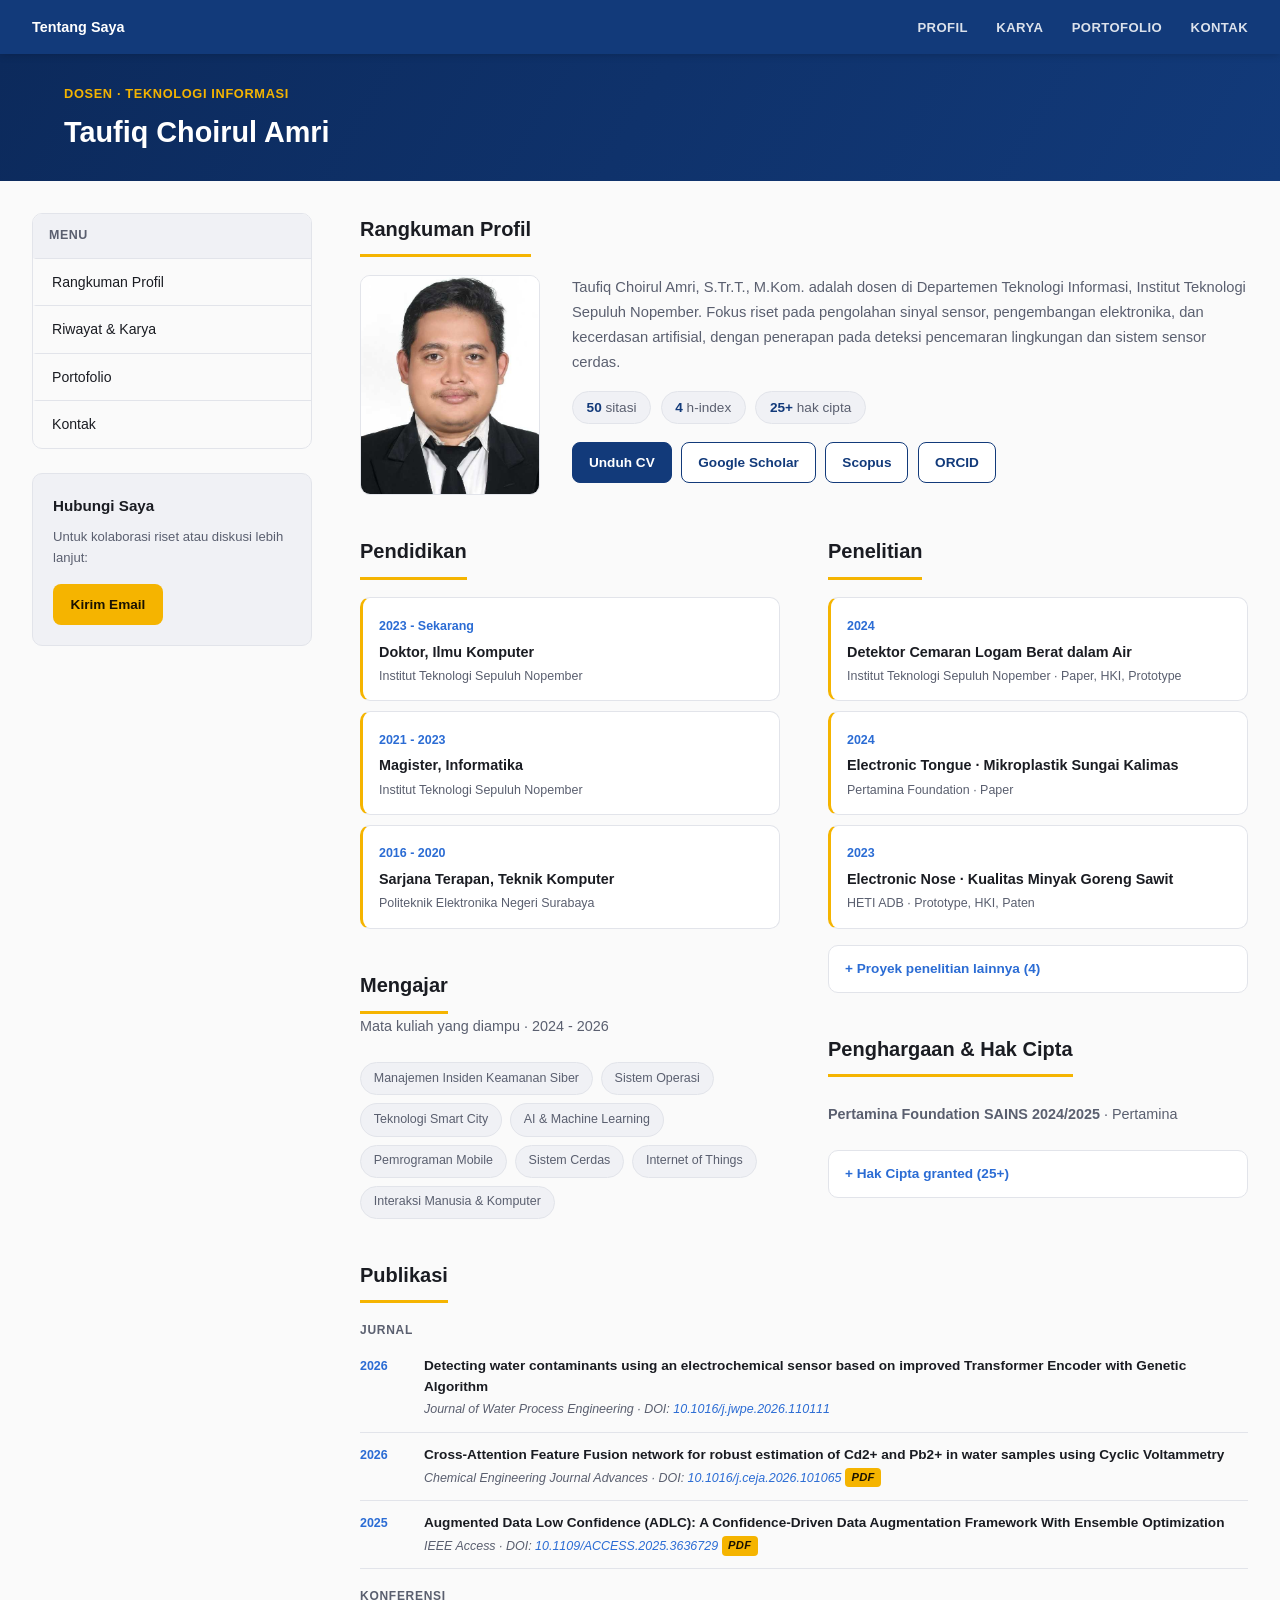
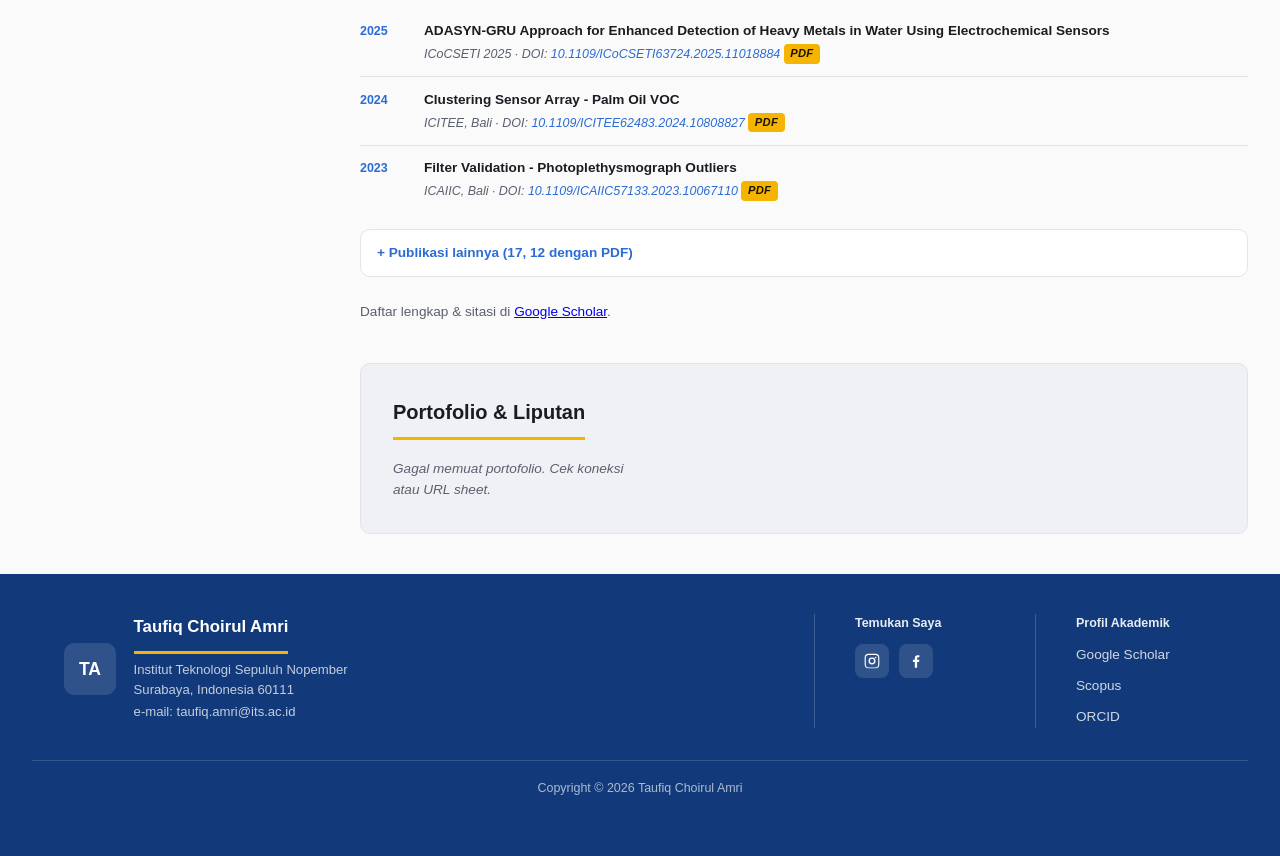
<file: index.html>
<!DOCTYPE html>
<html lang="id">
<head>
<meta charset="UTF-8">
<meta name="viewport" content="width=device-width, initial-scale=1.0">
<title>Taufiq Choirul Amri</title>
<link rel="icon" type="image/svg+xml" href="favicon.svg">
<link rel="stylesheet" href="style.css">
</head>
<body>

<nav class="topbar">
  <div class="topbar-inner">
    <div class="topbar-brand">Tentang Saya</div>
    <div class="topbar-links">
      <a href="#profile">Profil</a>
      <a href="#work">Karya</a>
      <a href="#portfolio">Portofolio</a>
      <a href="#contact">Kontak</a>
    </div>
  </div>
</nav>

<header class="hero-banner">
  <div class="hero-banner-inner">
    <span class="hero-eyebrow">Dosen &middot; Teknologi Informasi</span>
    <h1>Taufiq Choirul Amri</h1>
  </div>
</header>

<div class="page-layout">
  <aside class="sidebar">
    <nav class="sidebar-nav">
      <span class="sidebar-nav-title">Menu</span>
      <a href="#profile">Rangkuman Profil</a>
      <a href="#work">Riwayat &amp; Karya</a>
      <a href="#portfolio">Portofolio</a>
      <a href="#contact">Kontak</a>
    </nav>
    <div class="sidebar-help">
      <h3>Hubungi Saya</h3>
      <p>Untuk kolaborasi riset atau diskusi lebih lanjut:</p>
      <a href="mailto:taufiq.amri@its.ac.id" class="btn-yellow">Kirim Email</a>
    </div>
  </aside>

  <main class="content-area">

    <section id="profile" class="profile-summary">
      <h2>Rangkuman Profil</h2>
      <div class="profile-summary-grid">
        <img src="profil.jpg" alt="Foto Taufiq Choirul Amri" class="profile-portrait">
        <div class="profile-summary-text">
          <p>Taufiq Choirul Amri, S.Tr.T., M.Kom. adalah dosen di Departemen Teknologi Informasi, Institut Teknologi Sepuluh Nopember. Fokus riset pada pengolahan sinyal sensor, pengembangan elektronika, dan kecerdasan artifisial, dengan penerapan pada deteksi pencemaran lingkungan dan sistem sensor cerdas.</p>
          <div class="profile-stats-row">
            <span><strong>50</strong> sitasi</span>
            <span><strong>4</strong> h-index</span>
            <span><strong>25+</strong> hak cipta</span>
          </div>
          <div class="profile-buttons">
            <a href="cv.html" class="ig-btn ig-btn-primary">Unduh CV</a>
            <a href="https://scholar.google.com/citations?user=u_Vo0gsAAAAJ&hl=id&oi=ao" target="_blank" rel="noopener" class="ig-btn">Google Scholar</a>
            <a href="https://www.scopus.com/authid/detail.uri?authorId=58174741700" target="_blank" rel="noopener" class="ig-btn">Scopus</a>
            <a href="https://orcid.org/0009-0006-2474-6650" target="_blank" rel="noopener" class="ig-btn">ORCID</a>
          </div>
        </div>
      </div>
    </section>

    <section id="work">
      <div class="split">

        <div class="split-col">
          <h2>Pendidikan</h2>
          <div class="card-list-compact">
            <div class="card-sm">
              <span class="year">2023 - Sekarang</span>
              <h3>Doktor, Ilmu Komputer</h3>
              <p>Institut Teknologi Sepuluh Nopember</p>
            </div>
            <div class="card-sm">
              <span class="year">2021 - 2023</span>
              <h3>Magister, Informatika</h3>
              <p>Institut Teknologi Sepuluh Nopember</p>
            </div>
            <div class="card-sm">
              <span class="year">2016 - 2020</span>
              <h3>Sarjana Terapan, Teknik Komputer</h3>
              <p>Politeknik Elektronika Negeri Surabaya</p>
            </div>
          </div>

          <div class="block-gap">
            <h2>Mengajar</h2>
            <p class="section-note">Mata kuliah yang diampu &middot; 2024 - 2026</p>
            <div class="chip-grid-compact">
              <span class="chip-sm">Manajemen Insiden Keamanan Siber</span>
              <span class="chip-sm">Sistem Operasi</span>
              <span class="chip-sm">Teknologi Smart City</span>
              <span class="chip-sm">AI &amp; Machine Learning</span>
              <span class="chip-sm">Pemrograman Mobile</span>
              <span class="chip-sm">Sistem Cerdas</span>
              <span class="chip-sm">Internet of Things</span>
              <span class="chip-sm">Interaksi Manusia &amp; Komputer</span>
            </div>
          </div>

        </div>

        <div class="split-col">
          <h2>Penelitian</h2>
          <div class="card-list-compact">
            <div class="card-sm">
              <span class="year">2024</span>
              <h3>Detektor Cemaran Logam Berat dalam Air</h3>
              <p>Institut Teknologi Sepuluh Nopember &middot; Paper, HKI, Prototype</p>
            </div>
            <div class="card-sm">
              <span class="year">2024</span>
              <h3>Electronic Tongue &middot; Mikroplastik Sungai Kalimas</h3>
              <p>Pertamina Foundation &middot; Paper</p>
            </div>
            <div class="card-sm">
              <span class="year">2023</span>
              <h3>Electronic Nose &middot; Kualitas Minyak Goreng Sawit</h3>
              <p>HETI ADB &middot; Prototype, HKI, Paten</p>
            </div>
          </div>
          <details class="expand">
            <summary>Proyek penelitian lainnya (4)</summary>
            <div class="card-list-compact">
              <div class="card-sm"><span class="year">2024</span><h3>Plastic pollution &middot; seaweed farming Sulawesi</h3><p>PAIR &middot; Prototype, Paper</p></div>
              <div class="card-sm"><span class="year">2024</span><h3>Microfluidic sensor voltametri &middot; mikroplastik</h3><p>Ristekdikti &middot; Paper, HKI, Paten</p></div>
              <div class="card-sm"><span class="year">2023</span><h3>Pengukur Gula Darah (IGLUCO) &amp; Kolesterol (ICHOL)</h3><p>Institut Teknologi Sepuluh Nopember &middot; Prototype, HKI, Paten</p></div>
              <div class="card-sm"><span class="year">2022</span><h3>Electronic Nose IoT &middot; Deteksi Covid-19</h3><p>Ristekdikti &middot; HKI, Paper</p></div>
            </div>
          </details>

          <div class="block-gap">
            <h2>Penghargaan &amp; Hak Cipta</h2>
            <ul class="simple-list">
              <li><strong>Pertamina Foundation SAINS 2024/2025</strong> &middot; Pertamina</li>
            </ul>
            <details class="expand">
              <summary>Hak Cipta granted (25+)</summary>
              <ul class="simple-list">
                <li>Modul Electronic Tongue Signal Repository (2024)</li>
                <li>Modul Machine Learning Embeded Electronic Nose (2023)</li>
                <li>Modul Pengukuran Kadar Glukosa via Cahaya Jari Tangan (2022)</li>
                <li>Modul Sistem Akuisisi Data Cadmium Terlarut (2024)</li>
                <li>Video Promosi Alat Deteksi Logam Berat (2024)</li>
                <li>+20 hak cipta lainnya, status granted</li>
              </ul>
            </details>
          </div>
        </div>

      </div>

      <div class="block-gap">
        <h2>Publikasi</h2>
        <ul class="pub-list-compact" id="pub-list-utama">
          <li class="data-loading">Memuat data publikasi&hellip;</li>
        </ul>

        <details class="expand" id="pub-list-lainnya-wrap" style="display:none;">
          <summary id="pub-lainnya-summary">Publikasi lainnya</summary>
          <ul class="pub-list-compact" id="pub-list-lainnya"></ul>
        </details>
        <p class="section-footnote">Daftar lengkap &amp; sitasi di <a href="https://scholar.google.com/citations?user=u_Vo0gsAAAAJ&hl=id&oi=ao" target="_blank" rel="noopener">Google Scholar</a>.</p>
      </div>
    </section>

    <section id="portfolio" class="alt">
      <h2>Portofolio &amp; Liputan</h2>
      <div class="portfolio-grid" id="portfolio-grid">
        <p class="data-loading">Memuat portofolio&hellip;</p>
      </div>
    </section>

  </main>
</div>

<section id="contact" class="contact-band">
  <div class="contact-band-inner">
    <div class="contact-brand">
      <div class="contact-logo">TA</div>
      <div>
        <h2>Taufiq Choirul Amri</h2>
        <p>Institut Teknologi Sepuluh Nopember<br>Surabaya, Indonesia 60111</p>
        <p>e-mail: taufiq.amri@its.ac.id</p>
      </div>
    </div>

    <div class="contact-divider"></div>

    <div class="contact-group">
      <span class="contact-group-label">Temukan Saya</span>
      <div class="social-icons">
        <a href="https://instagram.com/taufiqch.a" target="_blank" rel="noopener" aria-label="Instagram">
          <svg viewBox="0 0 24 24" fill="currentColor"><path d="M12 2.2c3.2 0 3.6 0 4.85.07 3.25.15 4.77 1.69 4.92 4.92.06 1.25.07 1.63.07 4.81s-.01 3.56-.07 4.81c-.15 3.23-1.66 4.77-4.92 4.92-1.25.06-1.62.07-4.85.07s-3.6-.01-4.85-.07c-3.26-.15-4.77-1.7-4.92-4.92-.06-1.25-.07-1.63-.07-4.81s.01-3.56.07-4.81c.15-3.23 1.66-4.77 4.92-4.92C8.4 2.21 8.8 2.2 12 2.2zm0 1.8c-3.15 0-3.5.01-4.73.07-2.27.1-3.4 1.24-3.5 3.5-.06 1.23-.07 1.58-.07 4.73s.01 3.5.07 4.73c.1 2.26 1.23 3.4 3.5 3.5 1.23.06 1.58.07 4.73.07s3.5-.01 4.73-.07c2.27-.1 3.4-1.24 3.5-3.5.06-1.23.07-1.58.07-4.73s-.01-3.5-.07-4.73c-.1-2.26-1.23-3.4-3.5-3.5C15.5 4.01 15.15 4 12 4zm0 3.35a4.65 4.65 0 1 1 0 9.3 4.65 4.65 0 0 1 0-9.3zm0 1.8a2.85 2.85 0 1 0 0 5.7 2.85 2.85 0 0 0 0-5.7zm4.85-2.9a1.08 1.08 0 1 1 0 2.16 1.08 1.08 0 0 1 0-2.16z"/></svg>
        </a>
        <a href="https://www.facebook.com/taufiq32/" target="_blank" rel="noopener" aria-label="Facebook">
          <svg viewBox="0 0 24 24" fill="currentColor"><path d="M13.5 21v-7.6h2.55l.38-2.95h-2.93V8.55c0-.85.24-1.44 1.46-1.44h1.56V4.47C16.2 4.42 15.28 4.34 14.2 4.34c-2.24 0-3.77 1.37-3.77 3.88v2.16H7.87v2.95h2.56V21h3.07z"/></svg>
        </a>
      </div>
    </div>

    <div class="contact-divider"></div>

    <div class="contact-group">
      <span class="contact-group-label">Profil Akademik</span>
      <a href="https://scholar.google.com/citations?user=u_Vo0gsAAAAJ&hl=id&oi=ao" target="_blank" rel="noopener" class="contact-textlink">Google Scholar</a>
      <a href="https://www.scopus.com/authid/detail.uri?authorId=58174741700" target="_blank" rel="noopener" class="contact-textlink">Scopus</a>
      <a href="https://orcid.org/0009-0006-2474-6650" target="_blank" rel="noopener" class="contact-textlink">ORCID</a>
    </div>
  </div>

  <div class="contact-copyright">Copyright &copy; 2026 Taufiq Choirul Amri</div>
</section>

<script src="csv.js"></script>
<script src="sheets-config.js"></script>
<script src="data-loader.js"></script>

</body>
</html>
</file>
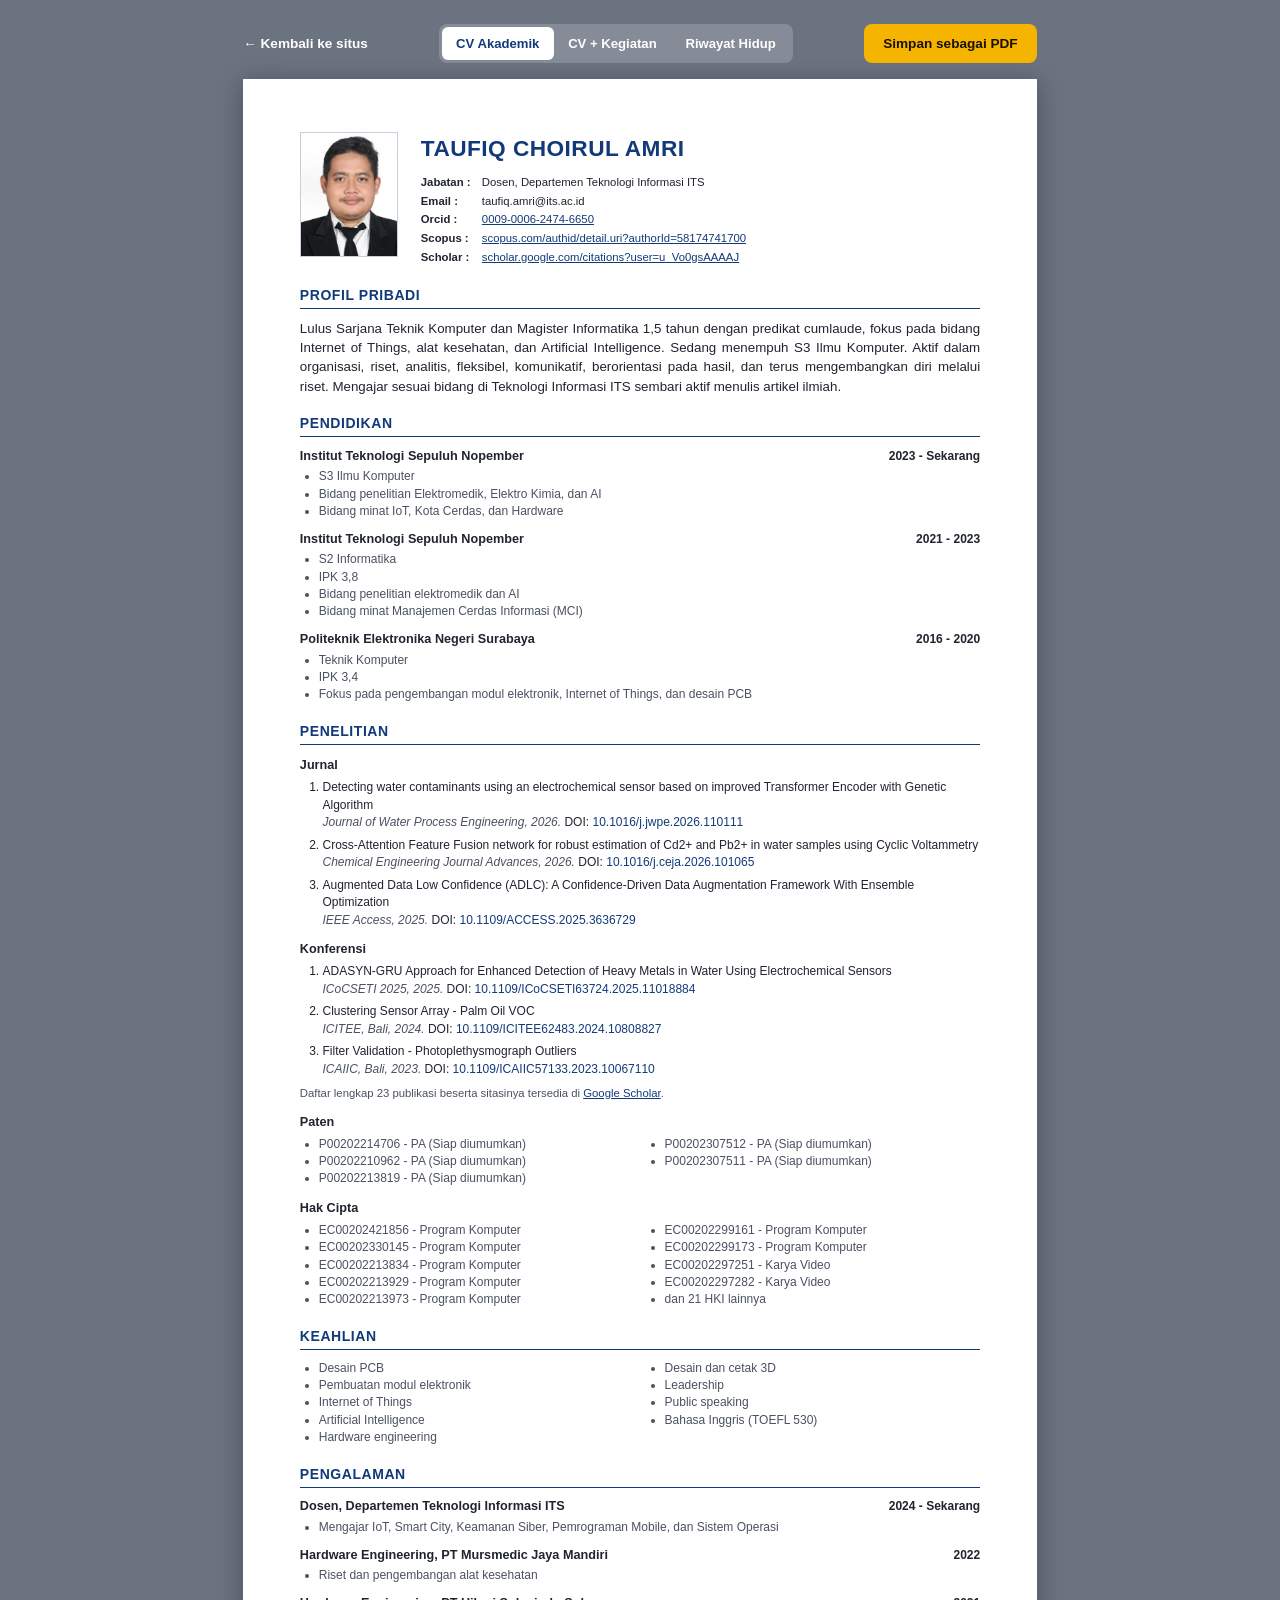
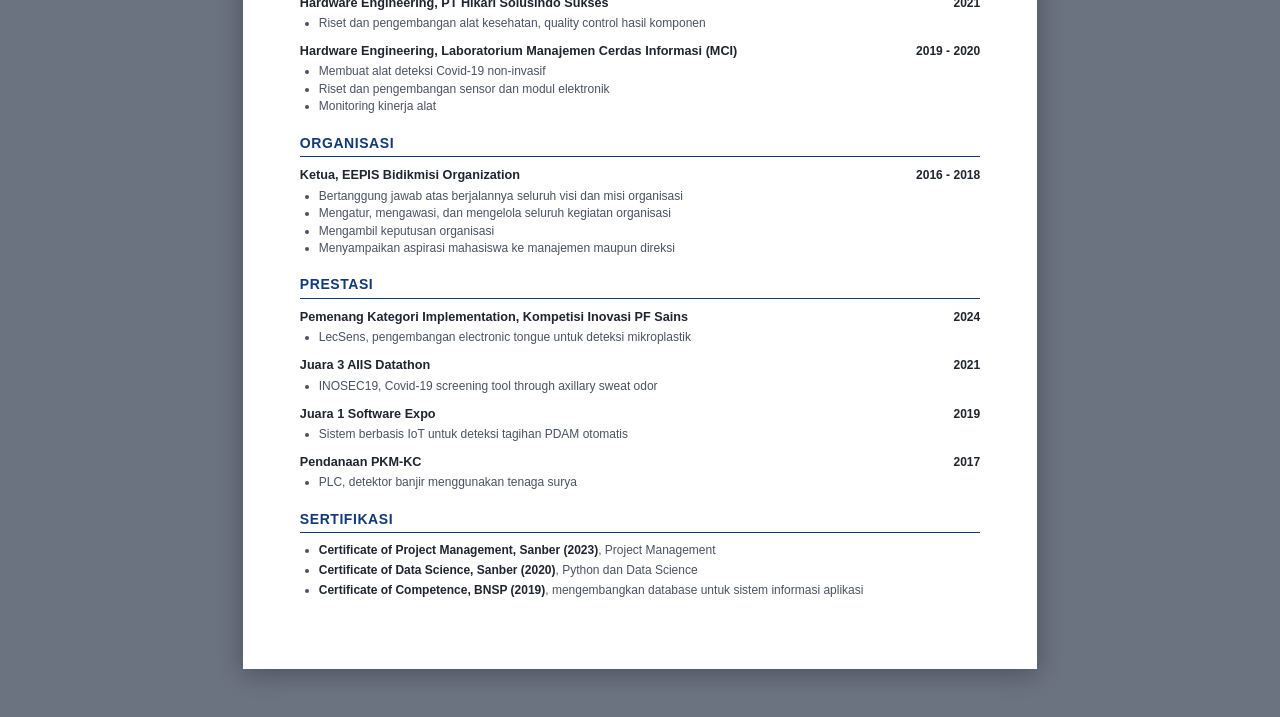
<file: cv.html>
<!DOCTYPE html>
<html lang="id">
<head>
<meta charset="UTF-8">
<meta name="viewport" content="width=device-width, initial-scale=1.0">
<title>CV - Taufiq Choirul Amri</title>
<link rel="icon" type="image/svg+xml" href="favicon.svg">
<link rel="stylesheet" href="cv.css">
</head>
<body>

<div class="toolbar">
  <a href="index.html" class="toolbar-back">&larr; Kembali ke situs</a>

  <div class="toolbar-variants" role="group" aria-label="Pilih versi CV">
    <button type="button" class="toolbar-variant" data-versi="akademik">CV Akademik</button>
    <button type="button" class="toolbar-variant" data-versi="kegiatan">CV + Kegiatan</button>
    <a href="riwayat-hidup.html" class="toolbar-variant">Riwayat Hidup</a>
  </div>

  <button type="button" id="btn-print" class="toolbar-print">Simpan sebagai PDF</button>
</div>

<div class="sheet">

  <header class="cv-head">
    <img src="profil.jpg" alt="Foto Taufiq Choirul Amri" class="cv-photo">
    <div class="cv-head-text">
      <h1>Taufiq Choirul Amri</h1>
      <table class="cv-contact">
        <tr><th>Jabatan</th><td>Dosen, Departemen Teknologi Informasi ITS</td></tr>
        <tr><th>Email</th><td>taufiq.amri@its.ac.id</td></tr>
        <tr><th>Orcid</th><td><a href="https://orcid.org/0009-0006-2474-6650">0009-0006-2474-6650</a></td></tr>
        <tr><th>Scopus</th><td><a href="https://www.scopus.com/authid/detail.uri?authorId=58174741700">scopus.com/authid/detail.uri?authorId=58174741700</a></td></tr>
        <tr><th>Scholar</th><td><a href="https://scholar.google.com/citations?user=u_Vo0gsAAAAJ&hl=id&oi=ao">scholar.google.com/citations?user=u_Vo0gsAAAAJ</a></td></tr>
      </table>
    </div>
  </header>

  <section class="cv-section">
    <h2>Profil Pribadi</h2>
    <p class="cv-lead">Lulus Sarjana Teknik Komputer dan Magister Informatika 1,5 tahun dengan predikat cumlaude, fokus pada bidang Internet of Things, alat kesehatan, dan Artificial Intelligence. Sedang menempuh S3 Ilmu Komputer. Aktif dalam organisasi, riset, analitis, fleksibel, komunikatif, berorientasi pada hasil, dan terus mengembangkan diri melalui riset. Mengajar sesuai bidang di Teknologi Informasi ITS sembari aktif menulis artikel ilmiah.</p>
  </section>

  <section class="cv-section">
    <h2>Pendidikan</h2>

    <div class="cv-entry">
      <div class="cv-entry-head">
        <h3>Institut Teknologi Sepuluh Nopember</h3>
        <span class="cv-when">2023 - Sekarang</span>
      </div>
      <ul>
        <li>S3 Ilmu Komputer</li>
        <li>Bidang penelitian Elektromedik, Elektro Kimia, dan AI</li>
        <li>Bidang minat IoT, Kota Cerdas, dan Hardware</li>
      </ul>
    </div>

    <div class="cv-entry">
      <div class="cv-entry-head">
        <h3>Institut Teknologi Sepuluh Nopember</h3>
        <span class="cv-when">2021 - 2023</span>
      </div>
      <ul>
        <li>S2 Informatika</li>
        <li>IPK 3,8</li>
        <li>Bidang penelitian elektromedik dan AI</li>
        <li>Bidang minat Manajemen Cerdas Informasi (MCI)</li>
      </ul>
    </div>

    <div class="cv-entry">
      <div class="cv-entry-head">
        <h3>Politeknik Elektronika Negeri Surabaya</h3>
        <span class="cv-when">2016 - 2020</span>
      </div>
      <ul>
        <li>Teknik Komputer</li>
        <li>IPK 3,4</li>
        <li>Fokus pada pengembangan modul elektronik, Internet of Things, dan desain PCB</li>
      </ul>
    </div>
  </section>

  <section class="cv-section">
    <h2>Penelitian</h2>

    <div id="cv-pub-groups">
      <p class="cv-loading">Memuat data publikasi&hellip;</p>
    </div>

    <h3 class="cv-subhead">Paten</h3>
    <ul class="cv-cols">
      <li>P00202214706 - PA (Siap diumumkan)</li>
      <li>P00202210962 - PA (Siap diumumkan)</li>
      <li>P00202213819 - PA (Siap diumumkan)</li>
      <li>P00202307512 - PA (Siap diumumkan)</li>
      <li>P00202307511 - PA (Siap diumumkan)</li>
    </ul>

    <h3 class="cv-subhead">Hak Cipta</h3>
    <ul class="cv-cols">
      <li>EC00202421856 - Program Komputer</li>
      <li>EC00202330145 - Program Komputer</li>
      <li>EC00202213834 - Program Komputer</li>
      <li>EC00202213929 - Program Komputer</li>
      <li>EC00202213973 - Program Komputer</li>
      <li>EC00202299161 - Program Komputer</li>
      <li>EC00202299173 - Program Komputer</li>
      <li>EC00202297251 - Karya Video</li>
      <li>EC00202297282 - Karya Video</li>
      <li>dan 21 HKI lainnya</li>
    </ul>
  </section>

  <section class="cv-section">
    <h2>Keahlian</h2>
    <ul class="cv-cols">
      <li>Desain PCB</li>
      <li>Pembuatan modul elektronik</li>
      <li>Internet of Things</li>
      <li>Artificial Intelligence</li>
      <li>Hardware engineering</li>
      <li>Desain dan cetak 3D</li>
      <li>Leadership</li>
      <li>Public speaking</li>
      <li>Bahasa Inggris (TOEFL 530)</li>
    </ul>
  </section>

  <section class="cv-section">
    <h2>Pengalaman</h2>

    <div class="cv-entry">
      <div class="cv-entry-head">
        <h3>Dosen, Departemen Teknologi Informasi ITS</h3>
        <span class="cv-when">2024 - Sekarang</span>
      </div>
      <ul>
        <li>Mengajar IoT, Smart City, Keamanan Siber, Pemrograman Mobile, dan Sistem Operasi</li>
      </ul>
    </div>

    <div class="cv-entry">
      <div class="cv-entry-head">
        <h3>Hardware Engineering, PT Mursmedic Jaya Mandiri</h3>
        <span class="cv-when">2022</span>
      </div>
      <ul>
        <li>Riset dan pengembangan alat kesehatan</li>
      </ul>
    </div>

    <div class="cv-entry">
      <div class="cv-entry-head">
        <h3>Hardware Engineering, PT Hikari Solusindo Sukses</h3>
        <span class="cv-when">2021</span>
      </div>
      <ul>
        <li>Riset dan pengembangan alat kesehatan, quality control hasil komponen</li>
      </ul>
    </div>

    <div class="cv-entry">
      <div class="cv-entry-head">
        <h3>Hardware Engineering, Laboratorium Manajemen Cerdas Informasi (MCI)</h3>
        <span class="cv-when">2019 - 2020</span>
      </div>
      <ul>
        <li>Membuat alat deteksi Covid-19 non-invasif</li>
        <li>Riset dan pengembangan sensor dan modul elektronik</li>
        <li>Monitoring kinerja alat</li>
      </ul>
    </div>
  </section>

  <section class="cv-section">
    <h2>Organisasi</h2>
    <div class="cv-entry">
      <div class="cv-entry-head">
        <h3>Ketua, EEPIS Bidikmisi Organization</h3>
        <span class="cv-when">2016 - 2018</span>
      </div>
      <ul>
        <li>Bertanggung jawab atas berjalannya seluruh visi dan misi organisasi</li>
        <li>Mengatur, mengawasi, dan mengelola seluruh kegiatan organisasi</li>
        <li>Mengambil keputusan organisasi</li>
        <li>Menyampaikan aspirasi mahasiswa ke manajemen maupun direksi</li>
      </ul>
    </div>
  </section>

  <section class="cv-section">
    <h2>Prestasi</h2>

    <div class="cv-entry">
      <div class="cv-entry-head">
        <h3>Pemenang Kategori Implementation, Kompetisi Inovasi PF Sains</h3>
        <span class="cv-when">2024</span>
      </div>
      <ul>
        <li>LecSens, pengembangan electronic tongue untuk deteksi mikroplastik</li>
      </ul>
    </div>

    <div class="cv-entry">
      <div class="cv-entry-head">
        <h3>Juara 3 AIIS Datathon</h3>
        <span class="cv-when">2021</span>
      </div>
      <ul>
        <li>INOSEC19, Covid-19 screening tool through axillary sweat odor</li>
      </ul>
    </div>

    <div class="cv-entry">
      <div class="cv-entry-head">
        <h3>Juara 1 Software Expo</h3>
        <span class="cv-when">2019</span>
      </div>
      <ul>
        <li>Sistem berbasis IoT untuk deteksi tagihan PDAM otomatis</li>
      </ul>
    </div>

    <div class="cv-entry">
      <div class="cv-entry-head">
        <h3>Pendanaan PKM-KC</h3>
        <span class="cv-when">2017</span>
      </div>
      <ul>
        <li>PLC, detektor banjir menggunakan tenaga surya</li>
      </ul>
    </div>
  </section>

  <section class="cv-section">
    <h2>Sertifikasi</h2>
    <ul class="cv-flat">
      <li><strong>Certificate of Project Management, Sanber (2023)</strong>, Project Management</li>
      <li><strong>Certificate of Data Science, Sanber (2020)</strong>, Python dan Data Science</li>
      <li><strong>Certificate of Competence, BNSP (2019)</strong>, mengembangkan database untuk sistem informasi aplikasi</li>
    </ul>
  </section>

  <section class="cv-section cv-only-kegiatan" id="cv-kegiatan">
    <h2>Kegiatan</h2>

    <div id="cv-kegiatan-list">
      <p class="cv-loading">Memuat data kegiatan&hellip;</p>
    </div>
  </section>

</div>

<script src="csv.js"></script>
<script src="sheets-config.js"></script>
<script src="cv-loader.js"></script>

</body>
</html>
</file>
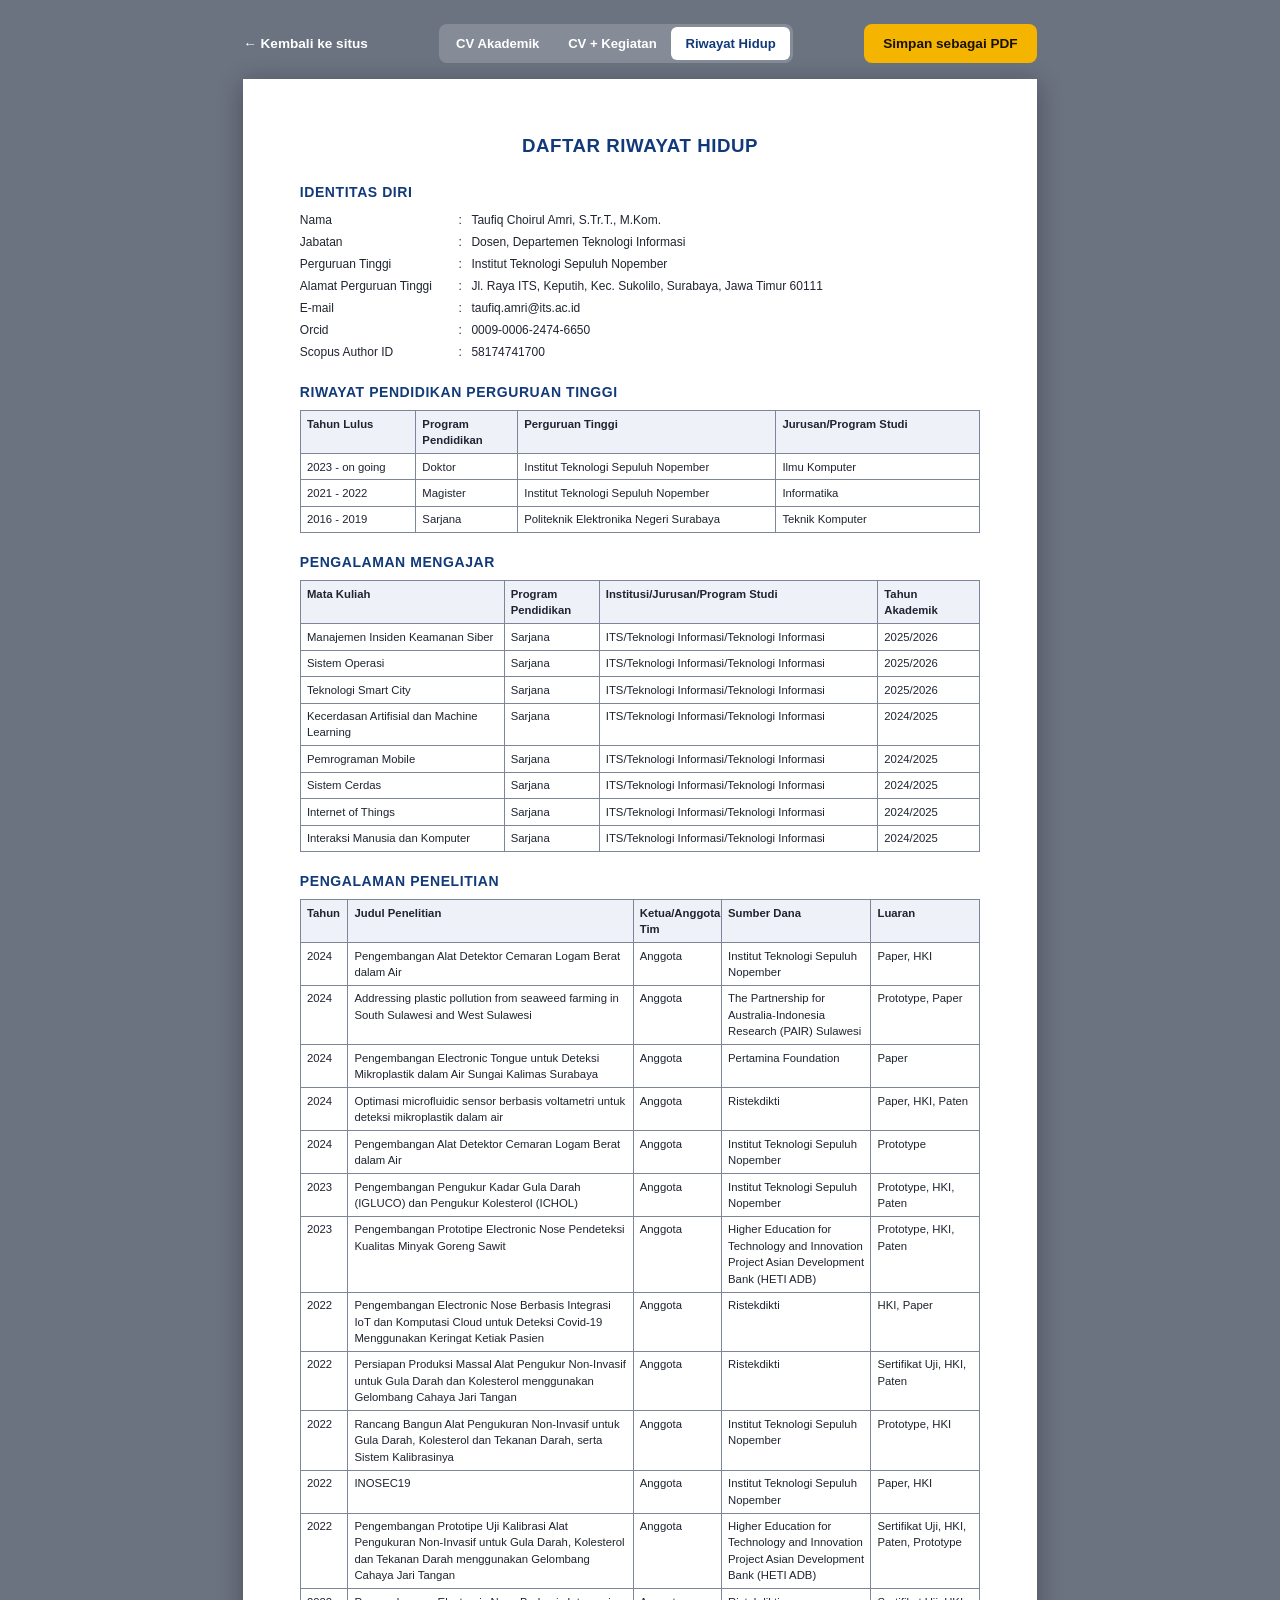
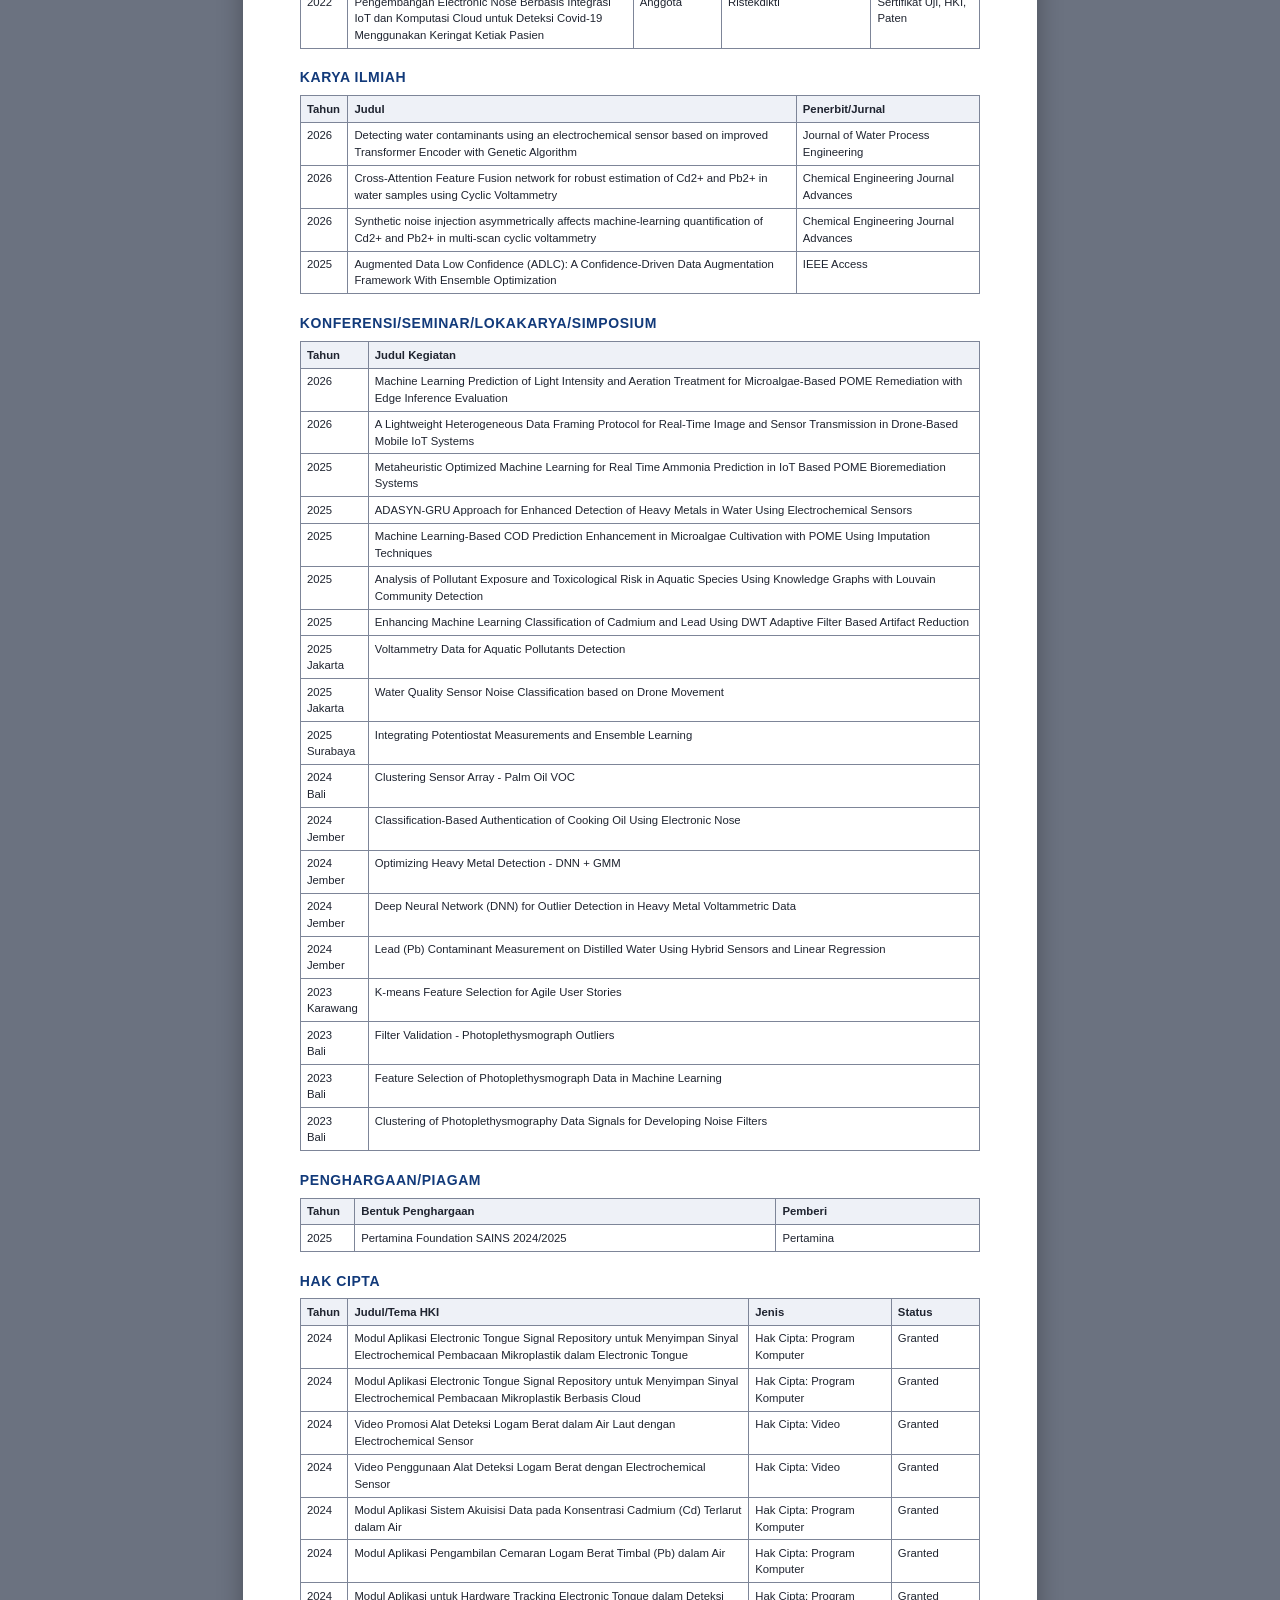
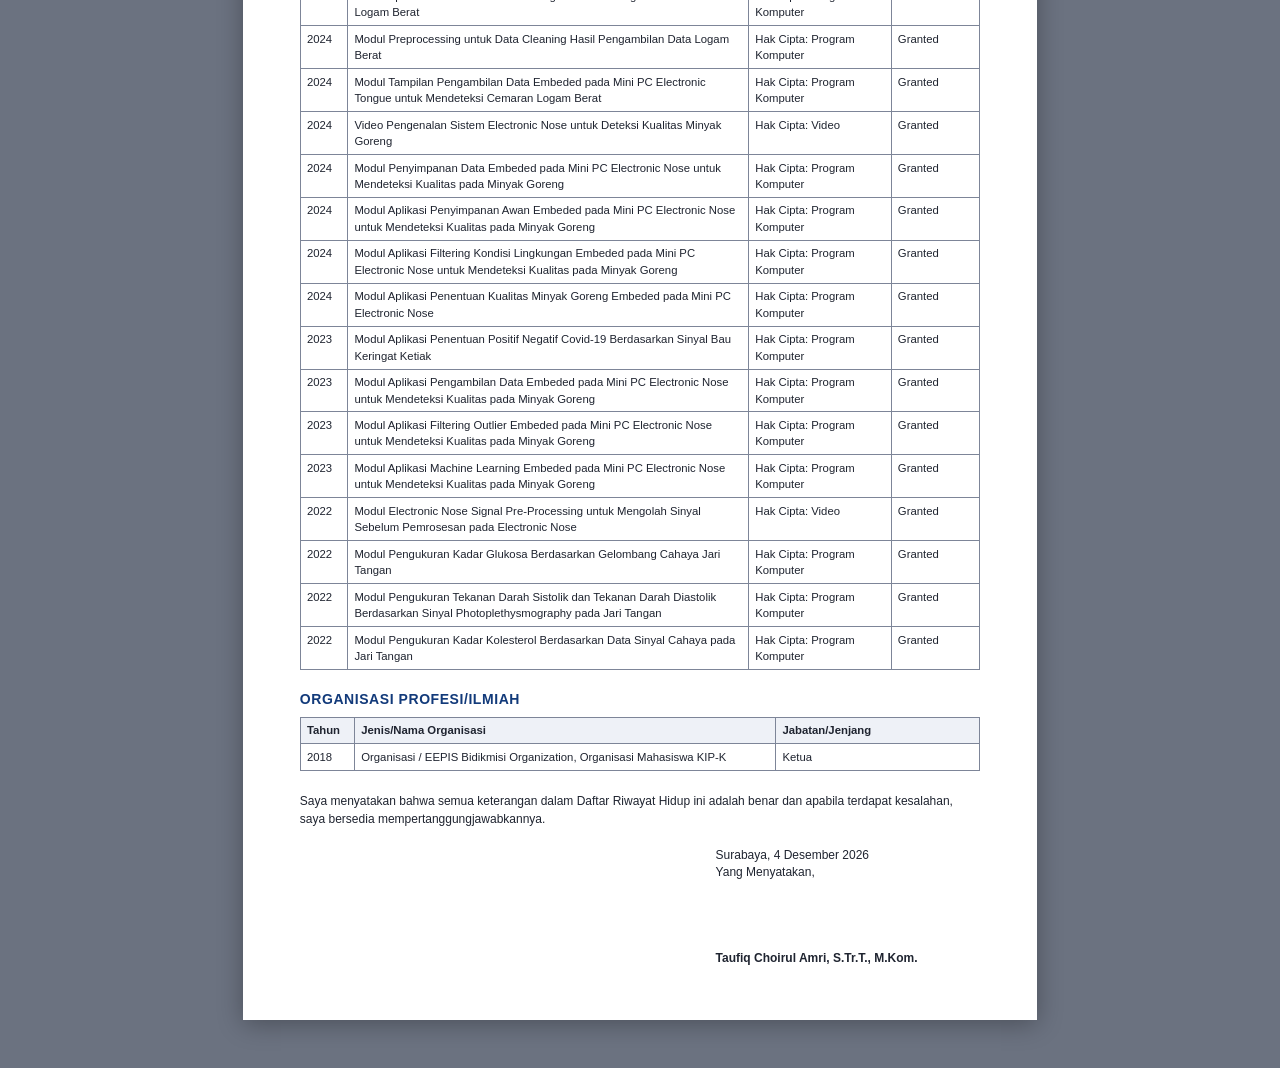
<file: riwayat-hidup.html>
<!DOCTYPE html>
<html lang="id">
<head>
<meta charset="UTF-8">
<meta name="viewport" content="width=device-width, initial-scale=1.0">
<title>Daftar Riwayat Hidup - Taufiq Choirul Amri</title>
<link rel="icon" type="image/svg+xml" href="favicon.svg">
<link rel="stylesheet" href="cv.css">
</head>
<body class="halaman-rh">

<div class="toolbar">
  <a href="index.html" class="toolbar-back">&larr; Kembali ke situs</a>

  <div class="toolbar-variants" role="group" aria-label="Pilih versi CV">
    <a href="cv.html?versi=akademik" class="toolbar-variant">CV Akademik</a>
    <a href="cv.html?versi=kegiatan" class="toolbar-variant">CV + Kegiatan</a>
    <a href="riwayat-hidup.html" class="toolbar-variant" aria-pressed="true">Riwayat Hidup</a>
  </div>

  <button type="button" id="btn-print" class="toolbar-print">Simpan sebagai PDF</button>
</div>

<div class="sheet">

  <h1 class="rh-title">Daftar Riwayat Hidup</h1>

  <section class="rh-section">
    <h2>Identitas Diri</h2>
    <table class="rh-identitas">
      <tr><th>Nama</th><td class="rh-titik">:</td><td>Taufiq Choirul Amri, S.Tr.T., M.Kom.</td></tr>
      <tr><th>Jabatan</th><td class="rh-titik">:</td><td>Dosen, Departemen Teknologi Informasi</td></tr>
      <tr><th>Perguruan Tinggi</th><td class="rh-titik">:</td><td>Institut Teknologi Sepuluh Nopember</td></tr>
      <tr><th>Alamat Perguruan Tinggi</th><td class="rh-titik">:</td><td>Jl. Raya ITS, Keputih, Kec. Sukolilo, Surabaya, Jawa Timur 60111</td></tr>
      <tr><th>E-mail</th><td class="rh-titik">:</td><td>taufiq.amri@its.ac.id</td></tr>
      <tr><th>Orcid</th><td class="rh-titik">:</td><td>0009-0006-2474-6650</td></tr>
      <tr><th>Scopus Author ID</th><td class="rh-titik">:</td><td>58174741700</td></tr>
    </table>
  </section>

  <section class="rh-section">
    <h2>Riwayat Pendidikan Perguruan Tinggi</h2>
    <table class="rh-table rh-t-pendidikan">
      <thead>
        <tr><th>Tahun Lulus</th><th>Program Pendidikan</th><th>Perguruan Tinggi</th><th>Jurusan/Program Studi</th></tr>
      </thead>
      <tbody>
        <tr><td>2023 - on going</td><td>Doktor</td><td>Institut Teknologi Sepuluh Nopember</td><td>Ilmu Komputer</td></tr>
        <tr><td>2021 - 2022</td><td>Magister</td><td>Institut Teknologi Sepuluh Nopember</td><td>Informatika</td></tr>
        <tr><td>2016 - 2019</td><td>Sarjana</td><td>Politeknik Elektronika Negeri Surabaya</td><td>Teknik Komputer</td></tr>
      </tbody>
    </table>
  </section>

  <section class="rh-section">
    <h2>Pengalaman Mengajar</h2>
    <table class="rh-table rh-t-mengajar">
      <thead>
        <tr><th>Mata Kuliah</th><th>Program Pendidikan</th><th>Institusi/Jurusan/Program Studi</th><th>Tahun Akademik</th></tr>
      </thead>
      <tbody>
        <tr><td>Manajemen Insiden Keamanan Siber</td><td>Sarjana</td><td>ITS/Teknologi Informasi/Teknologi Informasi</td><td>2025/2026</td></tr>
        <tr><td>Sistem Operasi</td><td>Sarjana</td><td>ITS/Teknologi Informasi/Teknologi Informasi</td><td>2025/2026</td></tr>
        <tr><td>Teknologi Smart City</td><td>Sarjana</td><td>ITS/Teknologi Informasi/Teknologi Informasi</td><td>2025/2026</td></tr>
        <tr><td>Kecerdasan Artifisial dan Machine Learning</td><td>Sarjana</td><td>ITS/Teknologi Informasi/Teknologi Informasi</td><td>2024/2025</td></tr>
        <tr><td>Pemrograman Mobile</td><td>Sarjana</td><td>ITS/Teknologi Informasi/Teknologi Informasi</td><td>2024/2025</td></tr>
        <tr><td>Sistem Cerdas</td><td>Sarjana</td><td>ITS/Teknologi Informasi/Teknologi Informasi</td><td>2024/2025</td></tr>
        <tr><td>Internet of Things</td><td>Sarjana</td><td>ITS/Teknologi Informasi/Teknologi Informasi</td><td>2024/2025</td></tr>
        <tr><td>Interaksi Manusia dan Komputer</td><td>Sarjana</td><td>ITS/Teknologi Informasi/Teknologi Informasi</td><td>2024/2025</td></tr>
      </tbody>
    </table>
  </section>

  <section class="rh-section">
    <h2>Pengalaman Penelitian</h2>
    <table class="rh-table rh-t-penelitian">
      <thead>
        <tr><th>Tahun</th><th>Judul Penelitian</th><th>Ketua/Anggota Tim</th><th>Sumber Dana</th><th>Luaran</th></tr>
      </thead>
      <tbody>
        <tr><td>2024</td><td>Pengembangan Alat Detektor Cemaran Logam Berat dalam Air</td><td>Anggota</td><td>Institut Teknologi Sepuluh Nopember</td><td>Paper, HKI</td></tr>
        <tr><td>2024</td><td>Addressing plastic pollution from seaweed farming in South Sulawesi and West Sulawesi</td><td>Anggota</td><td>The Partnership for Australia-Indonesia Research (PAIR) Sulawesi</td><td>Prototype, Paper</td></tr>
        <tr><td>2024</td><td>Pengembangan Electronic Tongue untuk Deteksi Mikroplastik dalam Air Sungai Kalimas Surabaya</td><td>Anggota</td><td>Pertamina Foundation</td><td>Paper</td></tr>
        <tr><td>2024</td><td>Optimasi microfluidic sensor berbasis voltametri untuk deteksi mikroplastik dalam air</td><td>Anggota</td><td>Ristekdikti</td><td>Paper, HKI, Paten</td></tr>
        <tr><td>2024</td><td>Pengembangan Alat Detektor Cemaran Logam Berat dalam Air</td><td>Anggota</td><td>Institut Teknologi Sepuluh Nopember</td><td>Prototype</td></tr>
        <tr><td>2023</td><td>Pengembangan Pengukur Kadar Gula Darah (IGLUCO) dan Pengukur Kolesterol (ICHOL)</td><td>Anggota</td><td>Institut Teknologi Sepuluh Nopember</td><td>Prototype, HKI, Paten</td></tr>
        <tr><td>2023</td><td>Pengembangan Prototipe Electronic Nose Pendeteksi Kualitas Minyak Goreng Sawit</td><td>Anggota</td><td>Higher Education for Technology and Innovation Project Asian Development Bank (HETI ADB)</td><td>Prototype, HKI, Paten</td></tr>
        <tr><td>2022</td><td>Pengembangan Electronic Nose Berbasis Integrasi IoT dan Komputasi Cloud untuk Deteksi Covid-19 Menggunakan Keringat Ketiak Pasien</td><td>Anggota</td><td>Ristekdikti</td><td>HKI, Paper</td></tr>
        <tr><td>2022</td><td>Persiapan Produksi Massal Alat Pengukur Non-Invasif untuk Gula Darah dan Kolesterol menggunakan Gelombang Cahaya Jari Tangan</td><td>Anggota</td><td>Ristekdikti</td><td>Sertifikat Uji, HKI, Paten</td></tr>
        <tr><td>2022</td><td>Rancang Bangun Alat Pengukuran Non-Invasif untuk Gula Darah, Kolesterol dan Tekanan Darah, serta Sistem Kalibrasinya</td><td>Anggota</td><td>Institut Teknologi Sepuluh Nopember</td><td>Prototype, HKI</td></tr>
        <tr><td>2022</td><td>INOSEC19</td><td>Anggota</td><td>Institut Teknologi Sepuluh Nopember</td><td>Paper, HKI</td></tr>
        <tr><td>2022</td><td>Pengembangan Prototipe Uji Kalibrasi Alat Pengukuran Non-Invasif untuk Gula Darah, Kolesterol dan Tekanan Darah menggunakan Gelombang Cahaya Jari Tangan</td><td>Anggota</td><td>Higher Education for Technology and Innovation Project Asian Development Bank (HETI ADB)</td><td>Sertifikat Uji, HKI, Paten, Prototype</td></tr>
        <tr><td>2022</td><td>Pengembangan Electronic Nose Berbasis Integrasi IoT dan Komputasi Cloud untuk Deteksi Covid-19 Menggunakan Keringat Ketiak Pasien</td><td>Anggota</td><td>Ristekdikti</td><td>Sertifikat Uji, HKI, Paten</td></tr>
      </tbody>
    </table>
  </section>

  <section class="rh-section">
    <h2>Karya Ilmiah</h2>
    <table class="rh-table rh-t-jurnal">
      <thead>
        <tr><th>Tahun</th><th>Judul</th><th>Penerbit/Jurnal</th></tr>
      </thead>
      <tbody id="rh-jurnal">
        <tr><td colspan="3" class="cv-loading">Memuat data publikasi&hellip;</td></tr>
      </tbody>
    </table>
  </section>

  <section class="rh-section">
    <h2>Konferensi/Seminar/Lokakarya/Simposium</h2>
    <table class="rh-table rh-t-konferensi">
      <thead>
        <tr><th>Tahun</th><th>Judul Kegiatan</th></tr>
      </thead>
      <tbody id="rh-konferensi">
        <tr><td colspan="2" class="cv-loading">Memuat data konferensi&hellip;</td></tr>
      </tbody>
    </table>
  </section>

  <section class="rh-section">
    <h2>Penghargaan/Piagam</h2>
    <table class="rh-table rh-t-penghargaan">
      <thead>
        <tr><th>Tahun</th><th>Bentuk Penghargaan</th><th>Pemberi</th></tr>
      </thead>
      <tbody>
        <tr><td>2025</td><td>Pertamina Foundation SAINS 2024/2025</td><td>Pertamina</td></tr>
      </tbody>
    </table>
  </section>

  <section class="rh-section">
    <h2>Hak Cipta</h2>
    <table class="rh-table rh-t-hki">
      <thead>
        <tr><th>Tahun</th><th>Judul/Tema HKI</th><th>Jenis</th><th>Status</th></tr>
      </thead>
      <tbody>
        <tr><td>2024</td><td>Modul Aplikasi Electronic Tongue Signal Repository untuk Menyimpan Sinyal Electrochemical Pembacaan Mikroplastik dalam Electronic Tongue</td><td>Hak Cipta: Program Komputer</td><td>Granted</td></tr>
        <tr><td>2024</td><td>Modul Aplikasi Electronic Tongue Signal Repository untuk Menyimpan Sinyal Electrochemical Pembacaan Mikroplastik Berbasis Cloud</td><td>Hak Cipta: Program Komputer</td><td>Granted</td></tr>
        <tr><td>2024</td><td>Video Promosi Alat Deteksi Logam Berat dalam Air Laut dengan Electrochemical Sensor</td><td>Hak Cipta: Video</td><td>Granted</td></tr>
        <tr><td>2024</td><td>Video Penggunaan Alat Deteksi Logam Berat dengan Electrochemical Sensor</td><td>Hak Cipta: Video</td><td>Granted</td></tr>
        <tr><td>2024</td><td>Modul Aplikasi Sistem Akuisisi Data pada Konsentrasi Cadmium (Cd) Terlarut dalam Air</td><td>Hak Cipta: Program Komputer</td><td>Granted</td></tr>
        <tr><td>2024</td><td>Modul Aplikasi Pengambilan Cemaran Logam Berat Timbal (Pb) dalam Air</td><td>Hak Cipta: Program Komputer</td><td>Granted</td></tr>
        <tr><td>2024</td><td>Modul Aplikasi untuk Hardware Tracking Electronic Tongue dalam Deteksi Logam Berat</td><td>Hak Cipta: Program Komputer</td><td>Granted</td></tr>
        <tr><td>2024</td><td>Modul Preprocessing untuk Data Cleaning Hasil Pengambilan Data Logam Berat</td><td>Hak Cipta: Program Komputer</td><td>Granted</td></tr>
        <tr><td>2024</td><td>Modul Tampilan Pengambilan Data Embeded pada Mini PC Electronic Tongue untuk Mendeteksi Cemaran Logam Berat</td><td>Hak Cipta: Program Komputer</td><td>Granted</td></tr>
        <tr><td>2024</td><td>Video Pengenalan Sistem Electronic Nose untuk Deteksi Kualitas Minyak Goreng</td><td>Hak Cipta: Video</td><td>Granted</td></tr>
        <tr><td>2024</td><td>Modul Penyimpanan Data Embeded pada Mini PC Electronic Nose untuk Mendeteksi Kualitas pada Minyak Goreng</td><td>Hak Cipta: Program Komputer</td><td>Granted</td></tr>
        <tr><td>2024</td><td>Modul Aplikasi Penyimpanan Awan Embeded pada Mini PC Electronic Nose untuk Mendeteksi Kualitas pada Minyak Goreng</td><td>Hak Cipta: Program Komputer</td><td>Granted</td></tr>
        <tr><td>2024</td><td>Modul Aplikasi Filtering Kondisi Lingkungan Embeded pada Mini PC Electronic Nose untuk Mendeteksi Kualitas pada Minyak Goreng</td><td>Hak Cipta: Program Komputer</td><td>Granted</td></tr>
        <tr><td>2024</td><td>Modul Aplikasi Penentuan Kualitas Minyak Goreng Embeded pada Mini PC Electronic Nose</td><td>Hak Cipta: Program Komputer</td><td>Granted</td></tr>
        <tr><td>2023</td><td>Modul Aplikasi Penentuan Positif Negatif Covid-19 Berdasarkan Sinyal Bau Keringat Ketiak</td><td>Hak Cipta: Program Komputer</td><td>Granted</td></tr>
        <tr><td>2023</td><td>Modul Aplikasi Pengambilan Data Embeded pada Mini PC Electronic Nose untuk Mendeteksi Kualitas pada Minyak Goreng</td><td>Hak Cipta: Program Komputer</td><td>Granted</td></tr>
        <tr><td>2023</td><td>Modul Aplikasi Filtering Outlier Embeded pada Mini PC Electronic Nose untuk Mendeteksi Kualitas pada Minyak Goreng</td><td>Hak Cipta: Program Komputer</td><td>Granted</td></tr>
        <tr><td>2023</td><td>Modul Aplikasi Machine Learning Embeded pada Mini PC Electronic Nose untuk Mendeteksi Kualitas pada Minyak Goreng</td><td>Hak Cipta: Program Komputer</td><td>Granted</td></tr>
        <tr><td>2022</td><td>Modul Electronic Nose Signal Pre-Processing untuk Mengolah Sinyal Sebelum Pemrosesan pada Electronic Nose</td><td>Hak Cipta: Video</td><td>Granted</td></tr>
        <tr><td>2022</td><td>Modul Pengukuran Kadar Glukosa Berdasarkan Gelombang Cahaya Jari Tangan</td><td>Hak Cipta: Program Komputer</td><td>Granted</td></tr>
        <tr><td>2022</td><td>Modul Pengukuran Tekanan Darah Sistolik dan Tekanan Darah Diastolik Berdasarkan Sinyal Photoplethysmography pada Jari Tangan</td><td>Hak Cipta: Program Komputer</td><td>Granted</td></tr>
        <tr><td>2022</td><td>Modul Pengukuran Kadar Kolesterol Berdasarkan Data Sinyal Cahaya pada Jari Tangan</td><td>Hak Cipta: Program Komputer</td><td>Granted</td></tr>
      </tbody>
    </table>
  </section>

  <section class="rh-section">
    <h2>Organisasi Profesi/Ilmiah</h2>
    <table class="rh-table rh-t-organisasi">
      <thead>
        <tr><th>Tahun</th><th>Jenis/Nama Organisasi</th><th>Jabatan/Jenjang</th></tr>
      </thead>
      <tbody>
        <tr><td>2018</td><td>Organisasi / EEPIS Bidikmisi Organization, Organisasi Mahasiswa KIP-K</td><td>Ketua</td></tr>
      </tbody>
    </table>
  </section>

  <div class="rh-sign">
    <p class="rh-pernyataan">Saya menyatakan bahwa semua keterangan dalam Daftar Riwayat Hidup ini adalah benar dan apabila terdapat kesalahan, saya bersedia mempertanggungjawabkannya.</p>
    <div class="rh-sign-block">
      <p>Surabaya, <span id="rh-tanggal"></span></p>
      <p>Yang Menyatakan,</p>
      <p class="rh-sign-space">&nbsp;</p>
      <p class="rh-sign-name">Taufiq Choirul Amri, S.Tr.T., M.Kom.</p>
    </div>
  </div>

</div>

<script src="csv.js"></script>
<script src="sheets-config.js"></script>
<script src="rh-loader.js"></script>

</body>
</html>
</file>
<file: style.css>
:root {
  --bg: #0f1115;
  --bg-alt: #161922;
  --surface: #1b1f2a;
  --text: #e8eaf0;
  --text-dim: #9aa1b2;
  --accent: #6ea8fe;
  --accent-dim: #3d5a8a;
  --border: #2a2f3d;
  --radius: 10px;
  --max-width: 1400px;
  --navy: #123a7a;
  --navy-dark: #0c2a5c;
  --yellow: #f5b400;
}

@media (prefers-color-scheme: light) {
  :root {
    --bg: #fafafa;
    --bg-alt: #f0f1f5;
    --surface: #ffffff;
    --text: #1a1c22;
    --text-dim: #5a5f6f;
    --accent: #2b6cd4;
    --accent-dim: #dce6fa;
    --border: #e2e4ea;
  }
}

* { box-sizing: border-box; margin: 0; padding: 0; }

html { scroll-behavior: smooth; }

@media (prefers-reduced-motion: reduce) {
  html { scroll-behavior: auto; }
  * { transition: none !important; }
}

body {
  font-family: -apple-system, BlinkMacSystemFont, "Segoe UI", Roboto, sans-serif;
  background: var(--bg);
  color: var(--text);
  line-height: 1.6;
  overflow-x: hidden;
}

img { max-width: 100%; }

:focus-visible {
  outline: 2px solid var(--yellow);
  outline-offset: 2px;
  border-radius: 4px;
}

.topbar {
  position: sticky;
  top: 0;
  z-index: 10;
  background: var(--navy);
  box-shadow: 0 1px 8px rgba(0,0,0,0.18);
}

.topbar-inner {
  max-width: var(--max-width);
  margin: 0 auto;
  display: flex;
  justify-content: space-between;
  align-items: center;
  padding: 0.9rem 2rem;
  flex-wrap: wrap;
  gap: 0.5rem;
}

.topbar-brand {
  color: #fff;
  font-weight: 700;
  font-size: 0.9rem;
}

.topbar-links a {
  color: rgba(255,255,255,0.85);
  text-decoration: none;
  margin-left: 1.5rem;
  font-size: 0.82rem;
  font-weight: 600;
  text-transform: uppercase;
  letter-spacing: 0.03em;
  transition: color 0.15s ease;
}

.topbar-links a:hover { color: var(--yellow); }

.hero-banner {
  background: linear-gradient(120deg, var(--navy-dark), var(--navy));
  padding: 1.6rem 2rem;
}

.hero-banner-inner {
  max-width: var(--max-width);
  margin: 0 auto;
  padding: 0 2rem;
}

.hero-eyebrow {
  display: inline-block;
  color: var(--yellow);
  font-size: 0.8rem;
  font-weight: 700;
  text-transform: uppercase;
  letter-spacing: 0.05em;
  margin-bottom: 0.3rem;
}

.hero-banner h1 { color: #fff; font-size: 1.8rem; font-weight: 800; }

.page-layout {
  max-width: var(--max-width);
  margin: 0 auto;
  display: grid;
  grid-template-columns: 280px 1fr;
  gap: 3rem;
  align-items: start;
  padding: 0 2rem;
}

.sidebar {
  position: sticky;
  top: 4rem;
  padding: 2rem 0;
  display: flex;
  flex-direction: column;
  gap: 1.5rem;
}

.sidebar-nav {
  display: flex;
  flex-direction: column;
  border: 1px solid var(--border);
  border-radius: var(--radius);
  overflow: hidden;
}

.sidebar-nav-title {
  background: var(--bg-alt);
  padding: 0.75rem 1rem;
  font-size: 0.78rem;
  font-weight: 700;
  text-transform: uppercase;
  color: var(--text-dim);
  letter-spacing: 0.04em;
}

.sidebar-nav a {
  padding: 0.75rem 1rem;
  color: var(--text);
  text-decoration: none;
  font-size: 0.88rem;
  border-top: 1px solid var(--border);
  border-left: 3px solid transparent;
  transition: color 0.15s ease, background 0.15s ease, border-left-color 0.15s ease;
}

.sidebar-nav a:hover { border-left-color: var(--yellow); }

.sidebar-nav a:hover { color: var(--navy); background: var(--bg-alt); }

@media (prefers-color-scheme: dark) {
  .sidebar-nav a:hover { color: var(--yellow); }
}

.sidebar-help {
  background: var(--bg-alt);
  border: 1px solid var(--border);
  border-radius: var(--radius);
  padding: 1.25rem;
}

.sidebar-help h3 { font-size: 0.95rem; margin-bottom: 0.5rem; }
.sidebar-help p { font-size: 0.82rem; color: var(--text-dim); margin-bottom: 1rem; }

.btn-yellow {
  display: inline-block;
  background: var(--yellow);
  color: #1a1200;
  padding: 0.6rem 1.1rem;
  border-radius: 8px;
  text-decoration: none;
  font-weight: 700;
  font-size: 0.85rem;
  transition: filter 0.15s ease, transform 0.15s ease;
}

.btn-yellow:hover { filter: brightness(1.08); transform: translateY(-1px); }

.content-area { padding: 2rem 0 0; }
.content-area section { padding: 0 0 2.5rem; scroll-margin-top: 5rem; }
.content-area section.alt {
  background: var(--bg-alt);
  border: 1px solid var(--border);
  border-radius: var(--radius);
  margin: 0 0 2.5rem;
  padding: 2rem;
}

.profile-summary { padding-top: 0; }

.profile-summary-grid {
  display: flex;
  gap: 2rem;
  align-items: flex-start;
}

.profile-portrait {
  width: 180px;
  height: 220px;
  object-fit: cover;
  border-radius: var(--radius);
  flex-shrink: 0;
  border: 1px solid var(--border);
}

.profile-summary-text p { color: var(--text-dim); font-size: 0.92rem; line-height: 1.7; margin-bottom: 1rem; }

.profile-stats-row {
  display: flex;
  flex-wrap: wrap;
  gap: 0.6rem;
  font-size: 0.85rem;
  margin-bottom: 1.1rem;
}

.profile-stats-row span {
  background: var(--bg-alt);
  border: 1px solid var(--border);
  border-radius: 999px;
  padding: 0.3rem 0.85rem;
  color: var(--text-dim);
}

.profile-stats-row strong { color: var(--navy); }

@media (prefers-color-scheme: dark) {
  .profile-stats-row strong { color: var(--yellow); }
}

.profile-buttons {
  display: flex;
  gap: 0.6rem;
  flex-wrap: wrap;
}

.ig-btn {
  display: inline-block;
  text-align: center;
  padding: 0.55rem 1rem;
  border-radius: 8px;
  background: var(--surface);
  border: 1px solid var(--navy);
  color: var(--navy);
  text-decoration: none;
  font-size: 0.85rem;
  font-weight: 600;
  transition: background 0.15s ease, color 0.15s ease;
}

.ig-btn:hover { background: var(--navy); color: #fff; }

.ig-btn-primary { background: var(--navy); color: #fff; }
.ig-btn-primary:hover { background: var(--navy-dark); color: #fff; }

@media (prefers-color-scheme: dark) {
  .ig-btn { border-color: var(--yellow); color: var(--yellow); }
  .ig-btn:hover { background: var(--yellow); color: #1a1200; }
  .ig-btn-primary { background: var(--yellow); color: #1a1200; }
  .ig-btn-primary:hover { filter: brightness(1.08); background: var(--yellow); color: #1a1200; }
}

.block-gap { margin-top: 2.5rem; }

section { padding: 2.5rem 2rem; }

section.alt { background: var(--bg-alt); }

h2 {
  font-size: 1.25rem;
  margin-bottom: 1.1rem;
  padding-bottom: 0.6rem;
  border-bottom: 3px solid var(--yellow);
  display: inline-block;
}

.split {
  display: grid;
  grid-template-columns: 1fr 1fr;
  gap: 3rem;
}

.expand {
  margin-top: 1rem;
  border: 1px solid var(--border);
  border-radius: var(--radius);
  padding: 0.75rem 1rem;
  background: var(--surface);
}

.expand summary {
  cursor: pointer;
  font-size: 0.85rem;
  color: var(--accent);
  font-weight: 600;
  list-style: none;
}

.expand summary::-webkit-details-marker { display: none; }

.expand summary:hover { text-decoration: underline; }

.expand summary::before { content: "+ "; }
.expand[open] summary::before { content: "− "; }

.expand[open] summary { margin-bottom: 0.75rem; }

.chip-grid-compact {
  display: flex;
  flex-wrap: wrap;
  gap: 0.5rem;
}

.chip-sm {
  background: var(--bg-alt);
  border: 1px solid var(--border);
  border-radius: 999px;
  padding: 0.35rem 0.8rem;
  font-size: 0.78rem;
  color: var(--text-dim);
}

.pub-list-compact { list-style: none; }

.pub-list-compact li {
  display: grid;
  grid-template-columns: 2.75rem 1fr;
  column-gap: 1.25rem;
  align-items: baseline;
  padding: 0.7rem 0;
  border-bottom: 1px solid var(--border);
  font-size: 0.85rem;
}

.pub-list-compact li.data-loading { display: block; }

.pub-list-compact li.pub-group {
  display: block;
  border-bottom: none;
  padding: 1.1rem 0 0.2rem;
  font-size: 0.75rem;
  font-weight: 700;
  text-transform: uppercase;
  letter-spacing: 0.06em;
  color: var(--text-dim);
}

.pub-list-compact li.pub-group:first-child { padding-top: 0; }

.pub-list-compact li:last-child { border-bottom: none; }

.pub-list-compact a { color: var(--accent); text-decoration: none; }
.pub-list-compact a:hover { text-decoration: underline; }

.pub-pdf {
  display: inline-block;
  background: var(--yellow);
  color: #1a1200 !important;
  border-radius: 4px;
  padding: 0.05rem 0.4rem;
  font-size: 0.7rem;
  font-weight: 700;
  letter-spacing: 0.03em;
  vertical-align: 1px;
}

.pub-pdf:hover { filter: brightness(1.08); text-decoration: none !important; }
.pub-list-compact .pub-title { font-weight: 600; }

.pub-list-compact .pub-year {
  grid-column: 1;
  grid-row: 1 / span 2;
  color: var(--accent);
  font-weight: 600;
  font-size: 0.78rem;
}

.pub-list-compact .pub-title { grid-column: 2; margin-bottom: 0.15rem; }

.pub-list-compact .pub-venue {
  grid-column: 2;
  color: var(--text-dim);
  font-size: 0.78rem;
  font-style: italic;
}

.card-list-compact { display: flex; flex-direction: column; gap: 0.6rem; }

.card-sm {
  background: var(--surface);
  border: 1px solid var(--border);
  border-left: 3px solid var(--yellow);
  border-radius: var(--radius);
  padding: 0.85rem 1rem;
  transition: border-color 0.15s ease, box-shadow 0.15s ease;
}

.card-sm:hover {
  border-color: var(--accent-dim);
  border-left-color: var(--yellow);
  box-shadow: 0 2px 10px rgba(0,0,0,0.06);
}

.card-sm .year { width: auto; display: inline-block; font-size: 0.78rem; }
.card-sm h3 { font-size: 0.9rem; margin: 0.2rem 0; }
.card-sm p { color: var(--text-dim); font-size: 0.78rem; }

.section-note { color: var(--text-dim); margin-top: -1rem; margin-bottom: 1.5rem; font-size: 0.9rem; }

.section-footnote { color: var(--text-dim); font-size: 0.85rem; margin-top: 1.5rem; }

.data-loading { color: var(--text-dim); font-size: 0.85rem; font-style: italic; }

.sub-heading { font-size: 1.1rem; margin: 2rem 0 1rem; }

.timeline-item {
  display: flex;
  gap: 1.5rem;
  padding: 1rem 0;
  border-bottom: 1px solid var(--border);
}

.timeline-item:last-child { border-bottom: none; }

.year {
  flex-shrink: 0;
  width: 140px;
  color: var(--accent);
  font-weight: 600;
  font-size: 0.9rem;
}

.timeline-item h3 { font-size: 1.05rem; margin-bottom: 0.2rem; }
.timeline-item p { color: var(--text-dim); font-size: 0.9rem; }

.chip-grid {
  display: grid;
  grid-template-columns: repeat(auto-fill, minmax(240px, 1fr));
  gap: 0.75rem;
}

.chip {
  background: var(--surface);
  border: 1px solid var(--border);
  border-radius: var(--radius);
  padding: 0.85rem 1rem;
  font-size: 0.9rem;
}

.chip span {
  display: block;
  color: var(--text-dim);
  font-size: 0.8rem;
  margin-top: 0.25rem;
}

.card-list { display: flex; flex-direction: column; gap: 1rem; }

.card {
  background: var(--surface);
  border: 1px solid var(--border);
  border-radius: var(--radius);
  padding: 1.25rem 1.5rem;
}

.card .year {
  width: auto;
  display: inline-block;
  margin-bottom: 0.4rem;
}

.card h3 { font-size: 1rem; margin-bottom: 0.3rem; }
.card p { color: var(--text-dim); font-size: 0.85rem; }

.pub-list { list-style: none; }

.pub-list li {
  display: flex;
  flex-wrap: wrap;
  gap: 0.4rem 0.75rem;
  padding: 0.9rem 0;
  border-bottom: 1px solid var(--border);
  align-items: baseline;
}

.pub-list li:last-child { border-bottom: none; }

.pub-year { color: var(--accent); font-weight: 600; font-size: 0.85rem; width: 3rem; }
.pub-title { flex: 1; min-width: 260px; }
.pub-venue { color: var(--text-dim); font-size: 0.85rem; font-style: italic; }

.portfolio-grid {
  display: grid;
  grid-template-columns: repeat(auto-fill, minmax(240px, 1fr));
  gap: 1.5rem;
}

.portfolio-card {
  background: var(--surface);
  border: 1px solid var(--border);
  border-radius: var(--radius);
  padding: 1.25rem;
  display: flex;
  flex-direction: column;
  transition: transform 0.18s ease, box-shadow 0.18s ease;
}

.portfolio-card:hover {
  transform: translateY(-3px);
  box-shadow: 0 6px 18px rgba(0,0,0,0.10);
}

.portfolio-card .link { margin-top: auto; }

.portfolio-card:hover .portfolio-thumb img { transform: scale(1.04); }

.portfolio-thumb {
  height: 140px;
  border-radius: 6px;
  overflow: hidden;
  margin-bottom: 1rem;
  background: var(--bg-alt);
}

.portfolio-thumb img {
  width: 100%;
  height: 100%;
  object-fit: cover;
  display: block;
  transition: transform 0.25s ease;
}

.portfolio-card h3 { font-size: 1.05rem; margin-bottom: 0.4rem; }
.portfolio-card p { color: var(--text-dim); font-size: 0.88rem; margin-bottom: 0.75rem; }
.portfolio-card .link { color: var(--accent); text-decoration: none; font-size: 0.88rem; }

.two-col {
  display: grid;
  grid-template-columns: 1fr 1fr;
  gap: 2rem;
}

.simple-list { list-style: none; }
.simple-list li {
  padding: 0.5rem 0;
  border-bottom: 1px solid var(--border);
  font-size: 0.9rem;
  color: var(--text-dim);
}
.simple-list li:last-child { border-bottom: none; }

.contact-band {
  background: #123a7a;
  color: #ffffff;
  padding-top: 2.5rem;
  margin-top: 0;
}

.contact-band-inner {
  max-width: var(--max-width);
  margin: 0 auto;
  display: flex;
  align-items: flex-start;
  gap: 2.5rem;
  padding: 0 2rem 2rem;
  flex-wrap: wrap;
}

.contact-brand {
  display: flex;
  align-items: center;
  gap: 1.1rem;
  flex: 1;
  min-width: 260px;
}

.contact-logo {
  width: 52px;
  height: 52px;
  border-radius: 10px;
  background: rgba(255,255,255,0.12);
  display: flex;
  align-items: center;
  justify-content: center;
  font-weight: 700;
  font-size: 1.1rem;
  flex-shrink: 0;
}

.contact-brand h2 { font-size: 1.05rem; margin-bottom: 0.4rem; color: #fff; }
.contact-brand p { font-size: 0.82rem; color: rgba(255,255,255,0.75); line-height: 1.5; margin-bottom: 0.15rem; }

.contact-divider {
  width: 1px;
  align-self: stretch;
  background: rgba(255,255,255,0.18);
}

.contact-group {
  display: flex;
  flex-direction: column;
  gap: 0.6rem;
  min-width: 140px;
}

.contact-group-label { font-size: 0.78rem; font-weight: 700; color: rgba(255,255,255,0.9); }

.social-icons { display: flex; gap: 0.6rem; }

.social-icons a {
  width: 34px;
  height: 34px;
  border-radius: 8px;
  background: rgba(255,255,255,0.12);
  display: flex;
  align-items: center;
  justify-content: center;
  color: #fff;
}

.social-icons svg { width: 18px; height: 18px; }
.social-icons a:hover { background: rgba(255,255,255,0.25); }

.contact-textlink {
  color: rgba(255,255,255,0.8);
  text-decoration: none;
  font-size: 0.85rem;
}

.contact-textlink:hover { color: #fff; }

.contact-copyright {
  border-top: 1px solid rgba(255,255,255,0.15);
  text-align: center;
  padding: 1.1rem 2rem;
  font-size: 0.78rem;
  color: rgba(255,255,255,0.65);
}

@media (max-width: 900px) {
  .page-layout { grid-template-columns: 1fr; padding: 0 1.5rem; gap: 0; }
  .sidebar { position: static; padding: 0 0 2rem; order: 2; }
  .sidebar-nav { display: none; }
  .content-area { padding: 1.5rem 0 0; order: 1; }
  .content-area section.alt { padding: 1.5rem; }
}

@media (max-width: 640px) {
  .page-layout { padding: 0 1rem; }
  .topbar-links a { margin-left: 0.8rem; }
  .hero-banner h1 { font-size: 1.5rem; }
  .two-col { grid-template-columns: 1fr; }
  .split { grid-template-columns: 1fr; gap: 2rem; }
  .profile-summary-grid { flex-direction: column; align-items: center; text-align: center; }
  .profile-summary-text p { text-align: left; }
  .profile-stats-row { justify-content: center; }
  .profile-buttons { justify-content: center; }
  .contact-band-inner { flex-direction: column; }
  .contact-divider { display: none; }
}
</file>
<file: cv.css>
:root {
  --cv-navy: #123a7a;
  --cv-text: #1f2430;
  --cv-dim: #4a5162;
  --cv-rule: #123a7a;
}

* { box-sizing: border-box; margin: 0; padding: 0; }

body {
  background: #6b7280;
  color: var(--cv-text);
  font-family: Arial, Helvetica, "Segoe UI", sans-serif;
  font-size: 10pt;
  line-height: 1.45;
  padding: 1.5rem 1rem 3rem;
}

.toolbar {
  max-width: 210mm;
  margin: 0 auto 1rem;
  display: flex;
  justify-content: space-between;
  align-items: center;
  gap: 1rem;
}

.toolbar-back {
  color: #fff;
  text-decoration: none;
  font-size: 0.85rem;
  font-weight: 600;
}

.toolbar-back:hover { text-decoration: underline; }

.toolbar-variants {
  display: flex;
  gap: 0;
  background: rgba(255,255,255,0.18);
  border-radius: 8px;
  padding: 3px;
}

.toolbar-variant {
  display: inline-block;
  background: none;
  border: none;
  border-radius: 6px;
  padding: 0.45rem 0.9rem;
  font: inherit;
  font-size: 0.82rem;
  font-weight: 600;
  color: #fff;
  text-decoration: none;
  white-space: nowrap;
  cursor: pointer;
}

.toolbar-variant[aria-pressed="true"] {
  background: #fff;
  color: #123a7a;
}

body:not(.versi-kegiatan) .cv-only-kegiatan { display: none; }

.cv-source { list-style: none; margin-left: -5mm; font-size: 8pt; }

.cv-source a { color: var(--cv-navy); }

.toolbar-print {
  background: #f5b400;
  color: #1a1200;
  border: none;
  border-radius: 8px;
  padding: 0.6rem 1.2rem;
  font: inherit;
  font-size: 0.85rem;
  font-weight: 700;
  cursor: pointer;
}

.toolbar-print:hover { filter: brightness(1.08); }

.sheet {
  width: 210mm;
  min-height: 297mm;
  margin: 0 auto;
  background: #fff;
  padding: 14mm 15mm;
  box-shadow: 0 4px 24px rgba(0,0,0,0.3);
}

.cv-head {
  display: flex;
  gap: 6mm;
  align-items: flex-start;
  margin-bottom: 5mm;
}

.cv-photo {
  width: 26mm;
  height: 33mm;
  object-fit: cover;
  flex-shrink: 0;
  border: 1px solid #c9cede;
}

.cv-head-text { flex: 1; min-width: 0; }

.cv-head h1 {
  color: var(--cv-navy);
  font-size: 17pt;
  font-weight: 700;
  text-transform: uppercase;
  letter-spacing: 0.02em;
  margin-bottom: 2mm;
}

.cv-contact { border-collapse: collapse; font-size: 8.5pt; }

.cv-contact th {
  text-align: left;
  font-weight: 700;
  padding: 0.3mm 0;
  vertical-align: top;
  white-space: nowrap;
}

.cv-contact th::after { content: " :"; }

.cv-contact td {
  padding: 0.3mm 0 0.3mm 3mm;
  vertical-align: top;
  word-break: break-word;
}

.cv-contact a { color: var(--cv-navy); }

.cv-section { margin-bottom: 4.5mm; }

.cv-section > h2 {
  color: var(--cv-navy);
  font-size: 10.5pt;
  font-weight: 700;
  text-transform: uppercase;
  letter-spacing: 0.04em;
  border-bottom: 1pt solid var(--cv-rule);
  padding-bottom: 0.8mm;
  margin-bottom: 2.5mm;
}

.cv-lead { text-align: justify; }

.cv-entry { margin-bottom: 2.5mm; break-inside: avoid; }

.cv-entry:last-child { margin-bottom: 0; }

.cv-entry-head {
  display: flex;
  justify-content: space-between;
  align-items: baseline;
  gap: 4mm;
}

.cv-entry-head h3 { font-size: 9.5pt; font-weight: 700; }

.cv-when { font-size: 9pt; font-weight: 700; white-space: nowrap; }

.cv-entry ul, .cv-cols { margin: 0.8mm 0 0; padding-left: 5mm; }

.cv-entry li, .cv-cols li { font-size: 9pt; color: var(--cv-dim); }

.cv-cols { columns: 2; column-gap: 8mm; break-inside: avoid; }

.cv-flat { margin: 0; padding-left: 5mm; }
.cv-flat li { font-size: 9pt; color: var(--cv-dim); margin-bottom: 0.6mm; }
.cv-flat strong { color: var(--cv-text); }

.cv-subhead {
  font-size: 9.5pt;
  font-weight: 700;
  margin: 3mm 0 1.2mm;
}

.cv-count { font-weight: 400; color: var(--cv-dim); }

.cv-pub { padding-left: 6mm; }

.cv-pub li {
  font-size: 9pt;
  margin-bottom: 1.4mm;
  break-inside: avoid;
}

.cv-pub-title { display: block; }

.cv-pub-venue { color: var(--cv-dim); font-style: italic; }

.cv-pub a { color: var(--cv-navy); text-decoration: none; }

.cv-loading { color: var(--cv-dim); font-style: italic; }

.cv-note {
  font-size: 8.5pt;
  color: var(--cv-dim);
  margin-top: 1.8mm;
}

.cv-note a { color: var(--cv-navy); }

@media (max-width: 230mm) {
  body { padding: 1rem 0.5rem 2rem; }
  .toolbar { max-width: 100%; }
  .sheet { width: 100%; min-height: 0; padding: 8mm; }
  .cv-cols { columns: 1; }
}

.rh-title {
  text-align: center;
  color: var(--cv-navy);
  font-size: 14pt;
  font-weight: 700;
  text-transform: uppercase;
  letter-spacing: 0.03em;
  margin-bottom: 6mm;
}

.rh-section { margin-bottom: 5mm; }

.rh-section > h2 {
  color: var(--cv-navy);
  font-size: 10.5pt;
  font-weight: 700;
  text-transform: uppercase;
  letter-spacing: 0.04em;
  margin-bottom: 2mm;
}

.rh-identitas { border-collapse: collapse; font-size: 9pt; }

.rh-identitas th {
  text-align: left;
  font-weight: 400;
  padding: 0.6mm 0;
  vertical-align: top;
  white-space: nowrap;
  width: 42mm;
}

.rh-identitas td { padding: 0.6mm 0 0.6mm 1.4mm; vertical-align: top; }

.rh-identitas .rh-titik { width: 2mm; padding-left: 0; }

.rh-table {
  width: 100%;
  border-collapse: collapse;
  font-size: 8.5pt;
  table-layout: fixed;
}

.rh-table th, .rh-table td {
  border: 0.5pt solid #7d8598;
  padding: 1.2mm 1.6mm;
  vertical-align: top;
  text-align: left;
  word-wrap: break-word;
}

.rh-table thead th {
  background: #eef1f7;
  font-weight: 700;
  color: var(--cv-text);
  word-wrap: normal;
  overflow-wrap: normal;
}

.rh-table tbody tr { break-inside: avoid; }

.rh-table td:first-child { white-space: nowrap; }
.rh-t-mengajar td:first-child { white-space: normal; }

.rh-t-pendidikan th:nth-child(1) { width: 17%; }
.rh-t-pendidikan th:nth-child(2) { width: 15%; }
.rh-t-pendidikan th:nth-child(3) { width: 38%; }

.rh-t-mengajar th:nth-child(1) { width: 30%; }
.rh-t-mengajar th:nth-child(2) { width: 14%; }
.rh-t-mengajar th:nth-child(3) { width: 41%; }

.rh-t-penelitian th:nth-child(1) { width: 7%; }
.rh-t-penelitian th:nth-child(2) { width: 42%; }
.rh-t-penelitian th:nth-child(3) { width: 13%; }
.rh-t-penelitian th:nth-child(4) { width: 22%; }

.rh-t-jurnal th:nth-child(1) { width: 7%; }
.rh-t-jurnal th:nth-child(2) { width: 66%; }

.rh-t-konferensi th:nth-child(1) { width: 10%; }

.rh-t-penghargaan th:nth-child(1) { width: 8%; }
.rh-t-penghargaan th:nth-child(2) { width: 62%; }

.rh-t-hki th:nth-child(1) { width: 7%; }
.rh-t-hki th:nth-child(2) { width: 59%; }
.rh-t-hki th:nth-child(3) { width: 21%; }

.rh-t-organisasi th:nth-child(1) { width: 8%; }
.rh-t-organisasi th:nth-child(2) { width: 62%; }

.rh-sign { margin-top: 6mm; break-inside: avoid; }

.rh-pernyataan { font-size: 9pt; margin-bottom: 5mm; }

.rh-sign-block {
  width: 70mm;
  margin-left: auto;
  font-size: 9pt;
}

.rh-sign-space { height: 18mm; }

.rh-sign-name { font-weight: 700; }

@page {
  size: A4;
  margin: 10mm 13mm;
}

@media print {
  body { background: #fff; padding: 0; font-size: 9pt; line-height: 1.35; }
  .toolbar { display: none; }
  .sheet {
    width: auto;
    min-height: 0;
    margin: 0;
    padding: 0;
    box-shadow: none;
  }
  .cv-section { break-inside: auto; margin-bottom: 2.8mm; }
  .cv-section > h2 { break-after: avoid; margin-bottom: 2mm; }
  .cv-subhead { break-after: avoid; margin: 2mm 0 0.9mm; }
  .cv-entry { margin-bottom: 1.5mm; }
  a { text-decoration: none; color: var(--cv-navy); }
}
</file>
